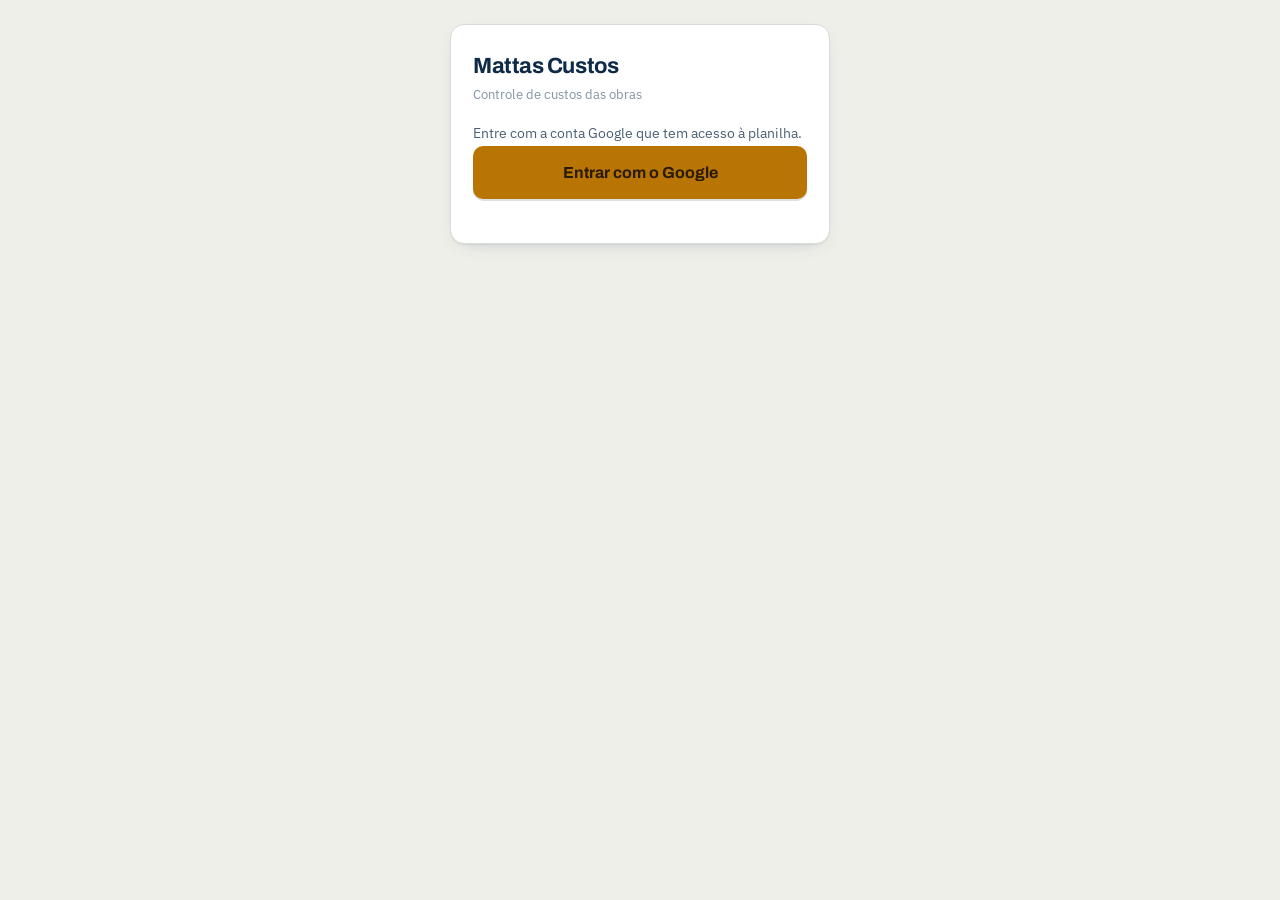
<file: index.html>
<!doctype html>
<html lang="pt-BR">
<head>
<meta charset="utf-8">
<meta name="viewport" content="width=device-width, initial-scale=1, viewport-fit=cover, maximum-scale=1">
<title>Mattas Custos</title>
<meta name="description" content="Controle de custos das obras da Mattas Construtora e Incorporadora.">
<meta name="theme-color" content="#0E2A47">
<link rel="manifest" href="manifest.json">
<link rel="apple-touch-icon" href="icone.png">
<link rel="preconnect" href="https://fonts.googleapis.com">
<link rel="preconnect" href="https://fonts.gstatic.com" crossorigin>
<link rel="stylesheet" href="https://fonts.googleapis.com/css2?family=Archivo:wght@500;600;700&family=IBM+Plex+Mono:wght@400;500;600&family=IBM+Plex+Sans:wght@400;500;600&display=swap">
<link rel="stylesheet" href="css/estilo.css">
</head>
<body>

<!-- ======================= ENTRADA ======================= -->
<div class="porta" id="porta">
  <div class="porta-cartao">
    <div class="porta-marca">
      <b>Mattas Custos</b>
      <span>Controle de custos das obras</span>
    </div>

    <div id="porta-corpo">
      <p class="porta-txt">Entre com a conta Google que tem acesso à planilha.</p>
      <button class="save" id="btn-entrar">Entrar com o Google</button>
    </div>

    <div id="porta-erro" class="porta-erro" hidden></div>
    <div class="porta-rodape" id="porta-rodape"></div>
  </div>
</div>

<!-- ======================= APLICATIVO ======================= -->
<div class="shell" id="app" hidden>
  <div class="phone">

    <div class="topbar">
      <div class="brand"><b>Mattas Custos</b><span id="brandctx"></span></div>
      <button class="netpill" id="netpill" title="Situação da sincronização">
        <i class="netdot"></i><span id="nettxt">sincronizado</span>
      </button>
    </div>

    <!-- ---------------- LANÇAR ---------------- -->
    <div class="view" id="v-lancar">
      <div class="edbanner" id="edbanner" hidden>
        <div class="edtxt"><b>Editando lançamento</b><span id="edquem"></span></div>
        <button type="button" class="edcancel" id="edcancel">Cancelar</button>
      </div>

      <div class="pad">
        <div class="seg" role="group" aria-label="Tipo de lançamento">
          <button type="button" data-tipo="despesa" aria-pressed="true">Despesa</button>
          <button type="button" data-tipo="receita" aria-pressed="false">Receita</button>
          <button type="button" data-tipo="acerto" aria-pressed="false">Acerto</button>
        </div>

        <div class="field">
          <div class="lbl"><span>Data</span><em id="datahint">hoje</em></div>
          <div class="chips">
            <button type="button" class="chip mini" data-dia="0" aria-pressed="true">Hoje</button>
            <button type="button" class="chip mini" data-dia="1" aria-pressed="false">Ontem</button>
            <button type="button" class="chip mini" data-dia="2" aria-pressed="false">Anteontem</button>
            <input type="date" class="inp" id="data" style="width:auto;padding:6px 10px;font-size:12.5px">
          </div>
        </div>

        <div class="amount">
          <span class="cur">Valor em reais</span>
          <input id="valor" inputmode="decimal" placeholder="0,00" autocomplete="off" aria-label="Valor em reais">
        </div>

        <div class="field" id="f-destinatario">
          <div class="lbl"><span id="lblDest">Destinatário</span><em id="destnovo" class="novo" hidden>cadastro novo</em></div>
          <input class="inp" id="destinatario" list="l-forn" placeholder="Buscar fornecedor ou digitar novo" autocomplete="off">
          <datalist id="l-forn"></datalist>
        </div>

        <div class="field" id="f-descricao">
          <div class="lbl"><span>Descrição</span></div>
          <input class="inp" id="descricao" list="l-desc" placeholder="O que foi comprado ou pago" autocomplete="off">
          <datalist id="l-desc"></datalist>
        </div>

        <div class="field cb" id="f-categoria">
          <div class="lbl"><span>Categoria</span><em id="cathint">digite para filtrar</em></div>
          <input class="inp" id="categoria" placeholder="Escolher categoria" autocomplete="off" role="combobox" aria-expanded="false" aria-controls="cblist">
          <div class="cb-list" id="cblist" hidden></div>
        </div>

        <div class="field" id="f-obra">
          <div class="lbl"><span>Obra</span></div>
          <div class="gchips" id="obras"></div>
        </div>

        <div class="field" id="f-pagante">
          <div class="lbl"><span id="lblPagante">Quem pagou</span></div>
          <div class="gchips" id="pagantes"></div>
        </div>

        <div class="field" id="f-recebedor" hidden>
          <div class="lbl"><span>Quem recebeu</span></div>
          <div class="gchips" id="recebedores"></div>
        </div>

        <div class="field" id="f-adm">
          <div class="toggle">
            <div class="t-txt">
              <b>Incide taxa de ADM</b>
              <span id="admhint">sugerido pela categoria — dá para mudar</span>
            </div>
            <button type="button" class="sw" id="adm" aria-pressed="true" aria-label="Incide taxa de ADM"></button>
          </div>
        </div>

        <div class="field" id="f-recorrente">
          <div class="toggle">
            <div class="t-txt">
              <b>Se repete todo mês</b>
              <span id="rechint">não se repete</span>
            </div>
            <button type="button" class="sw" id="recorrente" aria-pressed="false" aria-label="Se repete todo mês"></button>
          </div>
        </div>

        <div class="field" id="f-parcelado">
          <div class="toggle">
            <div class="t-txt">
              <b>Compra parcelada</b>
              <span id="parchint">à vista</span>
            </div>
            <button type="button" class="sw" id="parcelado" aria-pressed="false" aria-label="Compra parcelada"></button>
          </div>
          <div class="chips" id="f-nparc" hidden style="margin-top:8px; align-items:center">
            <span class="hintline" style="margin:0">Número de parcelas</span>
            <input class="inp" id="nparc" type="number" inputmode="numeric" min="2" max="60" value="2" style="width:80px;padding:6px 10px">
          </div>
        </div>

        <div class="field" id="f-nf">
          <div class="lbl"><span>Nota fiscal</span></div>
          <div class="gchips" id="nf">
            <button type="button" class="chip" data-nf="pendente" aria-pressed="true">Falta a nota</button>
            <button type="button" class="chip" data-nf="recebida" aria-pressed="false">Já tenho</button>
            <button type="button" class="chip" data-nf="nao_aplica" aria-pressed="false">Não vai ter</button>
          </div>
        </div>

        <div class="field">
          <div class="lbl"><span>Observação</span><em>opcional</em></div>
          <input class="inp" id="obs" placeholder="Ex.: feriado dia 01/05, foi pago um dia a mais" autocomplete="off">
        </div>
      </div>

      <div class="savebar">
        <button class="save" id="salvar" disabled>Salvar lançamento</button>
        <div class="hintline" id="hint">Preencha o valor para salvar</div>
      </div>
    </div>

    <!-- ---------------- TRANSAÇÕES ---------------- -->
    <div class="view" id="v-tx" hidden>
      <div class="txtop">
        <div class="txsearch">
          <input class="inp" id="busca" placeholder="Buscar destinatário ou descrição" autocomplete="off">
          <button class="btnf" id="btnfiltros" aria-expanded="false">Filtros<span class="cnt" id="fcnt" hidden>0</span></button>
        </div>
        <div class="chiprow"><div class="gchips" id="filtroObra"></div></div>
        <div class="fpanel" id="fpanel" hidden>
          <div class="fcell"><span class="fl">Mês</span><select class="inp sm" id="f-mes"></select></div>
          <div class="fcell"><span class="fl">Situação</span><select class="inp sm" id="f-sit"></select></div>
          <div class="fcell"><span class="fl">Nota fiscal</span><select class="inp sm" id="f-nfsel"></select></div>
          <div class="fcell"><span class="fl">Categoria</span><select class="inp sm" id="f-cat"></select></div>
          <div class="fcell"><span class="fl">Pagante</span><select class="inp sm" id="f-pag"></select></div>
          <div class="fcell"><span class="fl">Destinatário</span><select class="inp sm" id="f-dest"></select></div>
          <button class="limpar wide" id="limpar">Limpar todos os filtros</button>
        </div>
      </div>
      <div class="resumo" id="resumo"></div>
      <div class="tx" id="txlist"></div>
    </div>

    <!-- ---------------- PAINEL ---------------- -->
    <div class="view" id="v-painel" hidden>
      <div class="pad">
        <div class="kpis">
          <div class="kpi wide"><div class="k">Custo total</div><div class="v" id="k-custo">—</div></div>
          <div class="kpi"><div class="k" id="k-mes-l">Gasto do mês</div><div class="v" id="k-mes">—</div></div>
          <div class="kpi"><div class="k" id="k-ant-l">Mês anterior</div><div class="v" id="k-ant">—</div></div>
        </div>
        <div class="hintline" id="k-var" style="text-align:left; margin-top:-8px"></div>

        <div class="field">
          <h2 class="sechead">Custo por obra</h2>
          <div class="bars" id="barras"></div>
        </div>

        <div class="field">
          <h2 class="sechead">Balanço entre sócios</h2>
          <div class="bal" id="balanco"></div>
          <div class="hintline" id="balhint" style="text-align:left"></div>
        </div>

        <div class="field">
          <h2 class="sechead">Fechamento do mês</h2>
          <div class="acertos" id="acertos"></div>
          <div class="hintline" id="rec-aviso" style="text-align:left" hidden></div>
          <div class="hintline" id="parc-aviso" style="text-align:left" hidden></div>
          <button class="btn-sec btn-full" id="btn-recorrentes">Preencher recorrentes</button>
          <button class="btn-sec btn-full" id="btn-parcelas">Lançar parcelas do mês</button>
          <button class="btn-sec btn-full" id="btn-relatorio">Gerar relatório para os sócios</button>
        </div>
      </div>
    </div>

    <!-- ---------------- CADASTROS ---------------- -->
    <div class="view" id="v-cad" hidden>
      <div class="pad">
        <div class="cad">
          <div class="cadhead"><b>Destinatários</b><span id="n-forn">0</span></div>
          <div class="cadlist" id="lista-forn"></div>
          <div class="cadadd">
            <input class="inp" id="novo-forn" placeholder="Nome do fornecedor" autocomplete="off">
            <button class="mais" id="add-forn" aria-label="Adicionar destinatário">+</button>
          </div>
        </div>

        <div class="cad">
          <div class="cadhead"><b>Categorias</b><span id="n-cat">0</span></div>
          <div class="cadlist" id="lista-cat"></div>
          <div class="cadadd">
            <input class="inp" id="novo-cat" placeholder="Nome da categoria" autocomplete="off">
            <button class="mais" id="add-cat" aria-label="Adicionar categoria">+</button>
          </div>
        </div>

        <div class="cad">
          <div class="cadhead"><b>Obras</b><span id="n-obra">0</span></div>
          <div class="cadlist" id="lista-obra"></div>
          <div class="cadadd">
            <input class="inp" id="novo-obra" placeholder="Nome da obra" autocomplete="off">
            <button class="mais" id="add-obra" aria-label="Adicionar obra">+</button>
          </div>
        </div>

        <div class="cad">
          <div class="cadhead"><b>Sócios</b><span id="n-soc">0</span></div>
          <div class="cadlist" id="lista-soc"></div>
          <div class="cadadd">
            <input class="inp" id="novo-soc" placeholder="Nome do sócio" autocomplete="off">
            <button class="mais" id="add-soc" aria-label="Adicionar sócio">+</button>
          </div>
        </div>

        <div class="cad">
          <div class="cadhead"><b>Este aparelho</b><span id="quem"></span></div>
          <div class="cadlist">
            <div class="caditem"><span id="info-lido">—</span></div>
            <div class="caditem"><span id="info-fila">—</span></div>
          </div>
          <div class="cadadd" style="gap:7px">
            <button class="btn-sec" id="btn-planilha">Abrir a planilha</button>
            <button class="btn-sec" id="btn-sair">Sair</button>
          </div>
        </div>
      </div>
    </div>

    <div class="toast" id="toast"></div>
    <div class="scrim" id="scrim"></div>
    <div class="sheet" id="sheet" role="dialog" aria-modal="true" aria-label="Detalhe"></div>

    <div class="tabbar" role="tablist">
      <button class="tab" role="tab" aria-selected="true" data-view="lancar">
        <svg viewBox="0 0 24 24"><path d="M12 5v14M5 12h14"/></svg>Lançar
      </button>
      <button class="tab" role="tab" aria-selected="false" data-view="tx">
        <svg viewBox="0 0 24 24"><path d="M4 6h16M4 12h16M4 18h10"/></svg>Transações
      </button>
      <button class="tab" role="tab" aria-selected="false" data-view="painel">
        <svg viewBox="0 0 24 24"><path d="M4 19V10M10 19V5M16 19v-6M22 19H2"/></svg>Painel
      </button>
      <button class="tab" role="tab" aria-selected="false" data-view="cad">
        <svg viewBox="0 0 24 24"><circle cx="12" cy="12" r="9"/><path d="M12 8v8M8 12h8"/></svg>Cadastros
      </button>
    </div>
  </div>
</div>

<script src="config.js"></script>
<script src="js/calculo.js"></script>
<script src="js/dados.js"></script>
<script src="js/app.js"></script>
</body>
</html>
</file>
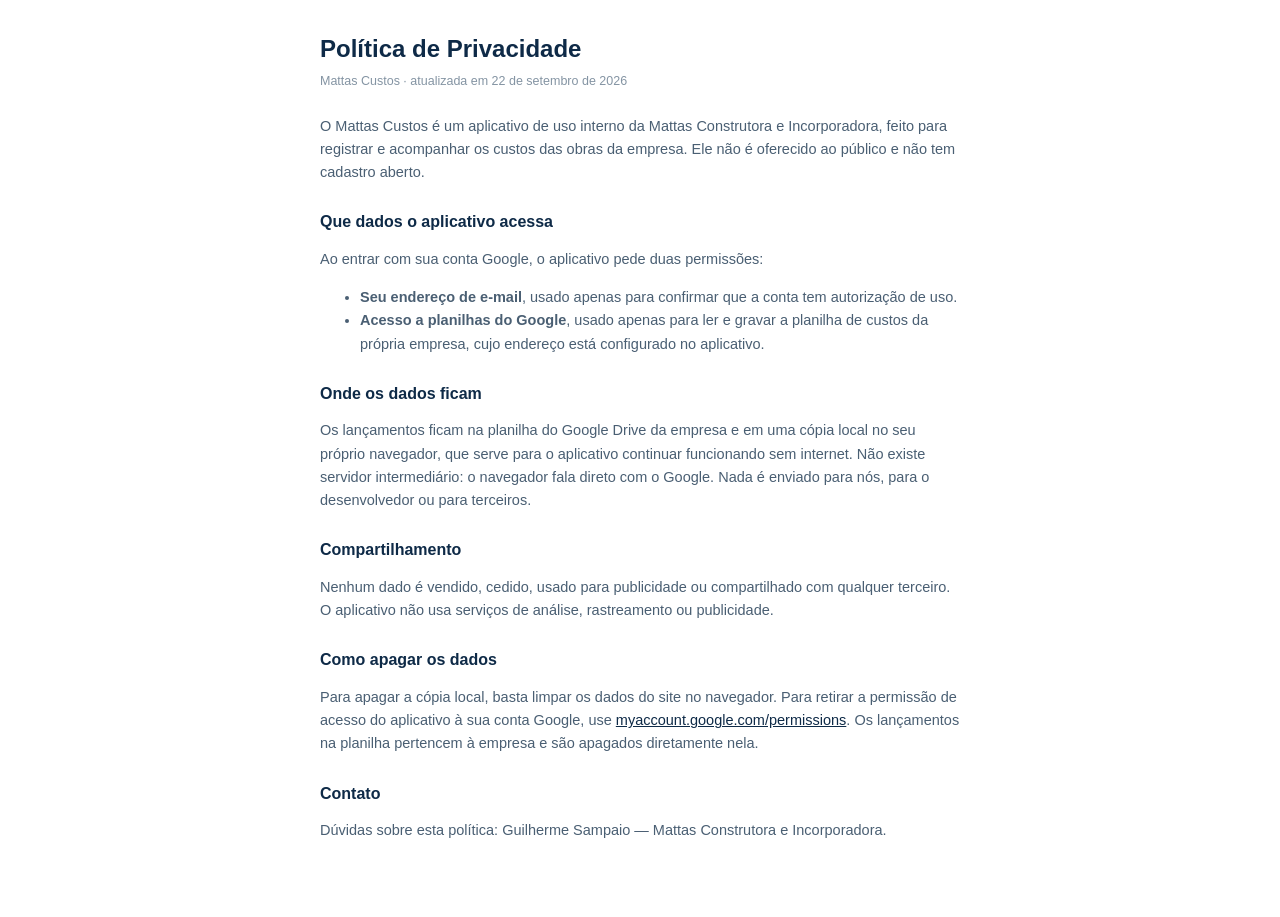
<file: privacidade.html>
<!doctype html>
<html lang="pt-BR" data-theme="light">
<meta charset="utf-8">
<meta name="viewport" content="width=device-width, initial-scale=1">
<title>Mattas Custos — Política de Privacidade</title>
<link rel="stylesheet" href="css/estilo.css">
<style>
  body{max-width:680px;margin:0 auto;padding:32px 20px 60px;background:#fff;
       height:auto;min-height:0;overflow:visible}
  h1{font-family:Archivo,sans-serif;font-size:24px;margin:0 0 4px}
  h2{font-family:Archivo,sans-serif;font-size:16px;margin:26px 0 8px}
  p,li{font-size:14.5px;line-height:1.6;color:var(--ink-2)}
  .data{color:var(--ink-3);font-size:12.5px;margin:0 0 24px}
  a{color:var(--ink)}
</style>

<h1>Política de Privacidade</h1>
<p class="data">Mattas Custos · atualizada em 22 de setembro de 2026</p>

<p>O Mattas Custos é um aplicativo de uso interno da Mattas Construtora e
Incorporadora, feito para registrar e acompanhar os custos das obras da empresa.
Ele não é oferecido ao público e não tem cadastro aberto.</p>

<h2>Que dados o aplicativo acessa</h2>
<p>Ao entrar com sua conta Google, o aplicativo pede duas permissões:</p>
<ul>
  <li><b>Seu endereço de e-mail</b>, usado apenas para confirmar que a conta tem
      autorização de uso.</li>
  <li><b>Acesso a planilhas do Google</b>, usado apenas para ler e gravar a
      planilha de custos da própria empresa, cujo endereço está configurado no
      aplicativo.</li>
</ul>

<h2>Onde os dados ficam</h2>
<p>Os lançamentos ficam na planilha do Google Drive da empresa e em uma cópia
local no seu próprio navegador, que serve para o aplicativo continuar
funcionando sem internet. Não existe servidor intermediário: o navegador fala
direto com o Google. Nada é enviado para nós, para o desenvolvedor ou para
terceiros.</p>

<h2>Compartilhamento</h2>
<p>Nenhum dado é vendido, cedido, usado para publicidade ou compartilhado com
qualquer terceiro. O aplicativo não usa serviços de análise, rastreamento ou
publicidade.</p>

<h2>Como apagar os dados</h2>
<p>Para apagar a cópia local, basta limpar os dados do site no navegador. Para
retirar a permissão de acesso do aplicativo à sua conta Google, use
<a href="https://myaccount.google.com/permissions">myaccount.google.com/permissions</a>.
Os lançamentos na planilha pertencem à empresa e são apagados diretamente nela.</p>

<h2>Contato</h2>
<p>Dúvidas sobre esta política: Guilherme Sampaio — Mattas Construtora e
Incorporadora.</p>
</file>
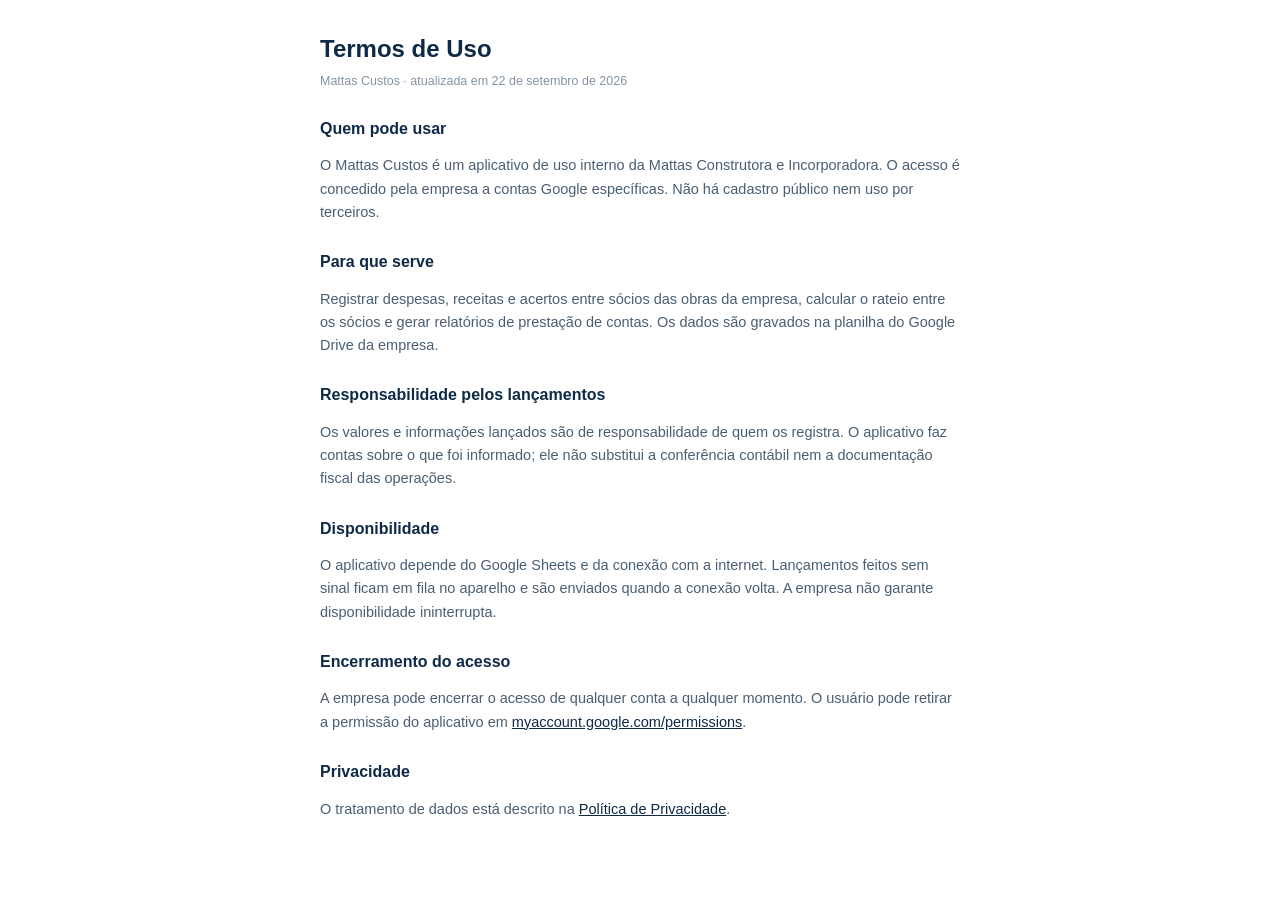
<file: termos.html>
<!doctype html>
<html lang="pt-BR" data-theme="light">
<meta charset="utf-8">
<meta name="viewport" content="width=device-width, initial-scale=1">
<title>Mattas Custos — Termos de Uso</title>
<link rel="stylesheet" href="css/estilo.css">
<style>
  body{max-width:680px;margin:0 auto;padding:32px 20px 60px;background:#fff;
       height:auto;min-height:0;overflow:visible}
  h1{font-family:Archivo,sans-serif;font-size:24px;margin:0 0 4px}
  h2{font-family:Archivo,sans-serif;font-size:16px;margin:26px 0 8px}
  p,li{font-size:14.5px;line-height:1.6;color:var(--ink-2)}
  .data{color:var(--ink-3);font-size:12.5px;margin:0 0 24px}
  a{color:var(--ink)}
</style>

<h1>Termos de Uso</h1>
<p class="data">Mattas Custos · atualizada em 22 de setembro de 2026</p>

<h2>Quem pode usar</h2>
<p>O Mattas Custos é um aplicativo de uso interno da Mattas Construtora e
Incorporadora. O acesso é concedido pela empresa a contas Google específicas.
Não há cadastro público nem uso por terceiros.</p>

<h2>Para que serve</h2>
<p>Registrar despesas, receitas e acertos entre sócios das obras da empresa,
calcular o rateio entre os sócios e gerar relatórios de prestação de contas. Os
dados são gravados na planilha do Google Drive da empresa.</p>

<h2>Responsabilidade pelos lançamentos</h2>
<p>Os valores e informações lançados são de responsabilidade de quem os
registra. O aplicativo faz contas sobre o que foi informado; ele não substitui
a conferência contábil nem a documentação fiscal das operações.</p>

<h2>Disponibilidade</h2>
<p>O aplicativo depende do Google Sheets e da conexão com a internet. Lançamentos
feitos sem sinal ficam em fila no aparelho e são enviados quando a conexão
volta. A empresa não garante disponibilidade ininterrupta.</p>

<h2>Encerramento do acesso</h2>
<p>A empresa pode encerrar o acesso de qualquer conta a qualquer momento. O
usuário pode retirar a permissão do aplicativo em
<a href="https://myaccount.google.com/permissions">myaccount.google.com/permissions</a>.</p>

<h2>Privacidade</h2>
<p>O tratamento de dados está descrito na
<a href="privacidade.html">Política de Privacidade</a>.</p>
</file>
<file: css/estilo.css>
﻿/* estilo.css - visual do Mattas Custos.
   Cores, tipografia e componentes. Herdado do prototipo aprovado. */

  :root{
    --ground:#EFEFEA;
    --surface:#FFFFFF;
    --surface-2:#F6F6F1;
    --ink:#0E2A47;
    --ink-2:#4A5F73;
    --ink-3:#8494A3;
    --line:#D8DCD6;
    --line-strong:#B9C1BC;
    --accent:#B87503;
    --accent-ink:#2A1B00;
    --accent-soft:#F7E9C8;
    --good:#1F6F4A;
    --good-soft:#DCEDE2;
    --warn:#9A4B06;
    --warn-soft:#F7E2CF;
    --crit:#A32018;
    --crit-soft:#F6DCDA;
    --shadow:0 1px 0 rgba(14,42,71,.06), 0 6px 20px -12px rgba(14,42,71,.35);
    --r:10px;
    color-scheme:light;
  }
  @media (prefers-color-scheme: dark){
    :root:not([data-theme="light"]){
      --ground:#0D1319; --surface:#151D25; --surface-2:#1B242D;
      --ink:#E6EDF3; --ink-2:#A8BAC9; --ink-3:#6F8496;
      --line:#26323D; --line-strong:#38495a;
      --accent:#E8AE33; --accent-ink:#2A1B00; --accent-soft:#3A2E12;
      --good:#5FCF97; --good-soft:#15301F;
      --warn:#E9A063; --warn-soft:#3A2311;
      --crit:#F08279; --crit-soft:#3B1613;
      --shadow:0 1px 0 rgba(0,0,0,.4), 0 10px 26px -14px rgba(0,0,0,.9);
      color-scheme:dark;
    }
  }
  :root[data-theme="dark"]{
    --ground:#0D1319; --surface:#151D25; --surface-2:#1B242D;
    --ink:#E6EDF3; --ink-2:#A8BAC9; --ink-3:#6F8496;
    --line:#26323D; --line-strong:#38495a;
    --accent:#E8AE33; --accent-ink:#2A1B00; --accent-soft:#3A2E12;
    --good:#5FCF97; --good-soft:#15301F;
    --warn:#E9A063; --warn-soft:#3A2311;
    --crit:#F08279; --crit-soft:#3B1613;
    --shadow:0 1px 0 rgba(0,0,0,.4), 0 10px 26px -14px rgba(0,0,0,.9);
    color-scheme:dark;
  }

  html,body{height:100%}
  body{
    margin:0; background:var(--ground); color:var(--ink);
    font-family:"IBM Plex Sans",-apple-system,BlinkMacSystemFont,"Segoe UI",sans-serif;
    font-size:15px; line-height:1.45; -webkit-font-smoothing:antialiased;
  }
  *{box-sizing:border-box}
  button{font:inherit;color:inherit}
  input,select,textarea{font:inherit;color:inherit}

  .shell{display:grid; grid-template-columns:1fr; gap:28px; max-width:1180px; margin:0 auto}
  @media (min-width:900px){
    .shell{grid-template-columns:392px 1fr; gap:40px; padding-block:40px; padding-inline:24px; align-items:start}
  }

  .phone{background:var(--surface); display:flex; flex-direction:column; height:100%; min-height:100%; overflow:hidden; position:relative}
  @media (min-width:900px){
    .phone{height:860px; min-height:0; border-radius:26px; border:1px solid var(--line-strong); box-shadow:var(--shadow); position:sticky; top:40px}
  }

  .topbar{
    display:flex; align-items:center; justify-content:space-between; gap:10px;
    padding:12px 16px; padding-top:calc(12px + env(safe-area-inset-top,0px));
    border-bottom:1px solid var(--line); background:var(--surface); position:sticky; top:0; z-index:5;
  }
  @media (min-width:900px){ .topbar{padding-top:12px; position:static} }
  .brand{display:flex; align-items:baseline; gap:8px; min-width:0}
  .brand b{font-family:Archivo,sans-serif; font-weight:700; font-size:15px; letter-spacing:-.01em}
  .brand span{font-size:11px; color:var(--ink-3); text-transform:uppercase; letter-spacing:.08em; font-weight:500; white-space:nowrap; overflow:hidden; text-overflow:ellipsis}
  .netpill{display:inline-flex; align-items:center; gap:6px; font-size:11px; font-weight:600; padding:4px 9px; border-radius:99px; background:var(--good-soft); color:var(--good); white-space:nowrap}
  .netpill.off{background:var(--warn-soft); color:var(--warn)}
  .netdot{width:6px;height:6px;border-radius:99px;background:currentColor}

  .view{flex:1; overflow-y:auto; -webkit-overflow-scrolling:touch}
  .pad{padding:16px; display:flex; flex-direction:column; gap:18px}

  .field{display:flex; flex-direction:column; gap:7px; position:relative}
  .lbl{font-size:10.5px; font-weight:600; letter-spacing:.11em; text-transform:uppercase; color:var(--ink-3); display:flex; align-items:center; justify-content:space-between; gap:8px}
  .lbl em{font-style:normal; text-transform:none; letter-spacing:0; font-size:11px; color:var(--ink-3); font-weight:400}
  .lbl em.novo{color:var(--warn); font-weight:600}

  .amount{background:var(--surface-2); border:1px solid var(--line); border-radius:var(--r); padding:14px 16px 12px; display:flex; flex-direction:column; gap:2px}
  .amount:focus-within{border-color:var(--accent); box-shadow:0 0 0 3px var(--accent-soft)}
  .amount .cur{font-size:11px; font-weight:600; letter-spacing:.11em; text-transform:uppercase; color:var(--ink-3)}
  .amount input{border:0; background:transparent; width:100%; padding:0; outline:none; font-family:"IBM Plex Mono",ui-monospace,monospace; font-weight:600; font-size:34px; letter-spacing:-.02em; font-variant-numeric:tabular-nums}
  .amount input::placeholder{color:var(--ink-3); opacity:.55}

  .chips{display:flex; flex-wrap:wrap; gap:7px}
  .chip{border:1px solid var(--line); background:var(--surface); border-radius:99px; padding:8px 13px; font-size:13.5px; font-weight:500; cursor:pointer; line-height:1.2; transition:background .12s, border-color .12s, color .12s}
  .chip:hover{border-color:var(--line-strong)}
  .chip[aria-pressed="true"]{background:var(--ink); border-color:var(--ink); color:var(--ground); font-weight:600}
  .chip.mini{padding:6px 11px; font-size:12.5px}

  /* grade de escolha: caixas do mesmo tamanho, quebra em linhas, sem rolagem lateral */
  .gchips{display:grid; grid-template-columns:repeat(3,1fr); gap:6px}
  .gchips .chip{
    border-radius:8px; padding:9px 6px; font-size:13px; text-align:center;
    display:flex; align-items:center; justify-content:center; min-height:40px;
    overflow-wrap:anywhere; hyphens:auto; line-height:1.15;
  }
  .gchips.g2{grid-template-columns:repeat(2,1fr)}

  .seg{display:grid; grid-template-columns:repeat(3,1fr); gap:4px; background:var(--surface-2); border:1px solid var(--line); border-radius:var(--r); padding:4px}
  .seg button{border:0; background:transparent; border-radius:7px; padding:9px 4px; cursor:pointer; font-size:13.5px; font-weight:600; color:var(--ink-2)}
  .seg button[aria-pressed="true"]{background:var(--surface); color:var(--ink); box-shadow:0 1px 3px rgba(14,42,71,.12)}

  .inp, select.inp{width:100%; background:var(--surface); border:1px solid var(--line); border-radius:var(--r); padding:11px 12px; outline:none; font-size:15px}
  .inp:focus, select.inp:focus{border-color:var(--accent); box-shadow:0 0 0 3px var(--accent-soft)}
  .inp.erro{border-color:var(--crit); box-shadow:0 0 0 3px var(--crit-soft)}
  select.inp{appearance:none; background-image:linear-gradient(45deg,transparent 50%,var(--ink-3) 50%),linear-gradient(135deg,var(--ink-3) 50%,transparent 50%); background-position:calc(100% - 17px) 20px,calc(100% - 12px) 20px; background-size:5px 5px,5px 5px; background-repeat:no-repeat; padding-right:34px}
  select.inp.sm{padding:8px 10px; font-size:13px; background-position:calc(100% - 15px) 17px,calc(100% - 10px) 17px}

  /* combobox */
  .cb{position:relative}
  .cb-list{
    position:absolute; left:0; right:0; top:calc(100% + 5px); z-index:30;
    background:var(--surface); border:1px solid var(--line-strong); border-radius:var(--r);
    box-shadow:0 12px 28px -14px rgba(14,42,71,.5); max-height:232px; overflow-y:auto; padding:4px;
  }
  .cb-opt{padding:10px 11px; border-radius:7px; cursor:pointer; font-size:14px; line-height:1.3}
  .cb-opt.on{background:var(--surface-2)}
  .cb-opt b{font-weight:600; color:var(--accent-ink); background:var(--accent-soft); border-radius:3px; padding:0 1px}
  :root[data-theme="dark"] .cb-opt b{color:var(--accent); background:transparent; padding:0}
  @media (prefers-color-scheme:dark){ :root:not([data-theme="light"]) .cb-opt b{color:var(--accent); background:transparent; padding:0} }
  .cb-vazio{padding:10px 11px; font-size:13px; color:var(--ink-3)}

  .toggle{display:flex; align-items:center; justify-content:space-between; gap:12px; background:var(--surface-2); border:1px solid var(--line); border-radius:var(--r); padding:11px 13px}
  .toggle .t-txt{display:flex; flex-direction:column; gap:1px; min-width:0}
  .toggle .t-txt b{font-size:14px; font-weight:600}
  .toggle .t-txt span{font-size:11.5px; color:var(--ink-3); line-height:1.35}
  .sw{position:relative; width:46px; height:27px; border-radius:99px; border:1px solid var(--line-strong); background:var(--surface); cursor:pointer; flex:none; transition:background .15s, border-color .15s}
  .sw::after{content:""; position:absolute; top:2px; left:2px; width:21px; height:21px; border-radius:99px; background:var(--ink-3); transition:transform .15s, background .15s}
  .sw[aria-pressed="true"]{background:var(--ink); border-color:var(--ink)}
  .sw[aria-pressed="true"]::after{transform:translateX(19px); background:var(--ground)}

  .edbanner{
    display:flex; align-items:center; justify-content:space-between; gap:12px;
    background:var(--accent-soft); border-bottom:1px solid var(--accent);
    padding:10px 16px; position:sticky; top:0; z-index:6;
  }
  .edtxt{display:flex; flex-direction:column; min-width:0}
  .edtxt b{font-size:12.5px; color:var(--accent-ink); font-weight:700}
  .edtxt span{font-size:11.5px; color:var(--accent-ink); opacity:.75; overflow:hidden; text-overflow:ellipsis; white-space:nowrap}
  :root[data-theme="dark"] .edtxt b, :root[data-theme="dark"] .edtxt span{color:var(--ink)}
  @media (prefers-color-scheme:dark){ :root:not([data-theme="light"]) .edtxt b, :root:not([data-theme="light"]) .edtxt span{color:var(--ink)} }
  .edcancel{border:1px solid var(--accent); background:transparent; color:var(--accent-ink); border-radius:7px; padding:6px 12px; font-size:12.5px; font-weight:600; cursor:pointer; white-space:nowrap}
  :root[data-theme="dark"] .edcancel{color:var(--ink)}
  @media (prefers-color-scheme:dark){ :root:not([data-theme="light"]) .edcancel{color:var(--ink)} }

  .savebar{position:sticky; bottom:0; background:linear-gradient(to top, var(--surface) 62%, transparent); padding:14px 16px 16px; display:flex; flex-direction:column; gap:8px}
  .save{width:100%; border:0; border-radius:var(--r); background:var(--accent); color:var(--accent-ink); font-family:Archivo,sans-serif; font-weight:700; font-size:16px; padding:15px; cursor:pointer; box-shadow:0 2px 0 rgba(14,42,71,.14)}
  .save:disabled{background:var(--line); color:var(--ink-3); box-shadow:none; cursor:not-allowed}
  .hintline{font-size:11.5px; color:var(--ink-3); text-align:center; min-height:16px}

  .tabbar{display:grid; grid-template-columns:repeat(4,1fr); border-top:1px solid var(--line); background:var(--surface); padding-bottom:env(safe-area-inset-bottom,0px)}
  .tab{border:0; background:transparent; padding:10px 2px 11px; cursor:pointer; display:flex; flex-direction:column; align-items:center; gap:4px; color:var(--ink-3); font-size:10.5px; font-weight:600; border-top:2px solid transparent; margin-top:-1px}
  .tab[aria-selected="true"]{color:var(--ink); border-top-color:var(--accent)}
  .tab svg{width:19px;height:19px;stroke:currentColor;fill:none;stroke-width:1.7;stroke-linecap:round;stroke-linejoin:round}

  /* transações */
  .txtop{background:var(--surface); border-bottom:1px solid var(--line); position:sticky; top:0; z-index:4}
  .txsearch{display:flex; gap:8px; padding:12px 16px 0}
  .btnf{border:1px solid var(--line); background:var(--surface); border-radius:var(--r); padding:0 13px; font-size:13px; font-weight:600; cursor:pointer; white-space:nowrap; display:flex; align-items:center; gap:6px}
  .btnf[aria-expanded="true"]{background:var(--ink); border-color:var(--ink); color:var(--ground)}
  .btnf .cnt{background:var(--accent); color:var(--accent-ink); border-radius:99px; font-size:10.5px; padding:1px 6px; font-weight:700}
  .chiprow{padding:12px 16px}
  .fpanel{padding:0 16px 12px; display:grid; grid-template-columns:1fr 1fr; gap:8px}
  .fpanel .fcell{display:flex; flex-direction:column; gap:4px}
  .fpanel .fcell .fl{font-size:10px; font-weight:600; letter-spacing:.1em; text-transform:uppercase; color:var(--ink-3)}
  .fpanel .wide{grid-column:1/-1}
  .limpar{border:0; background:transparent; color:var(--warn); font-size:12.5px; font-weight:600; cursor:pointer; padding:4px; text-align:left}

  .txday{font-family:"IBM Plex Mono",monospace; font-size:10.5px; font-weight:600; letter-spacing:.08em; color:var(--ink-3); text-transform:uppercase; padding:14px 16px 6px; background:var(--ground); border-bottom:1px solid var(--line)}
  .txrow{display:grid; grid-template-columns:1fr auto; gap:4px 12px; padding:12px 16px; border-bottom:1px solid var(--line); cursor:pointer; width:100%; text-align:left; background:transparent; border-left:0; border-right:0; border-top:0}
  .txrow:hover{background:var(--surface-2)}
  .txrow .who{font-weight:600; font-size:14.5px; overflow:hidden; text-overflow:ellipsis; white-space:nowrap}
  .txrow .val{font-family:"IBM Plex Mono",monospace; font-weight:600; font-size:14.5px; font-variant-numeric:tabular-nums; text-align:right; white-space:nowrap}
  .txrow .val.in{color:var(--good)}
  .txrow .meta{grid-column:1/2; font-size:12px; color:var(--ink-3); overflow:hidden; text-overflow:ellipsis; white-space:nowrap}
  .txrow .tags{grid-column:2/3; display:flex; gap:5px; justify-content:flex-end; align-items:center}
  .tag{font-size:10px; font-weight:600; padding:2px 6px; border-radius:4px; background:var(--surface-2); color:var(--ink-3); white-space:nowrap}
  .tag.nf{background:var(--warn-soft); color:var(--warn)}
  .tag.adm{background:var(--accent-soft); color:var(--warn)}
  .tag.ok{background:var(--good-soft); color:var(--good)}
  .tag.sem{background:var(--crit-soft); color:var(--crit)}
  .txrow .val.sem{font-family:"IBM Plex Sans",sans-serif; font-size:13px; font-weight:600; color:var(--crit)}
  .resumo{padding:10px 16px; font-size:12px; color:var(--ink-3); border-bottom:1px solid var(--line); display:flex; justify-content:space-between; gap:12px; background:var(--surface)}
  .resumo b{font-family:"IBM Plex Mono",monospace; color:var(--ink); font-variant-numeric:tabular-nums}

  /* painel */
  .kpis{display:grid; grid-template-columns:1fr 1fr; gap:10px}
  .kpi{background:var(--surface-2); border:1px solid var(--line); border-radius:var(--r); padding:12px 13px}
  .kpi.wide{grid-column:1/-1; background:var(--ink); border-color:var(--ink); color:var(--ground)}
  .kpi.wide .k{color:var(--ground); opacity:.7}
  .kpi.wide .v{font-size:25px}
  .kpi .k{font-size:10.5px; font-weight:600; letter-spacing:.09em; text-transform:uppercase; color:var(--ink-3)}
  .kpi .v{font-family:"IBM Plex Mono",monospace; font-weight:600; font-size:19px; margin-top:4px; font-variant-numeric:tabular-nums; letter-spacing:-.02em}
  .bars{display:flex; flex-direction:column; gap:11px}
  .bar .bl{display:flex; justify-content:space-between; gap:10px; font-size:13px; margin-bottom:5px}
  .bar .bl b{font-weight:600}
  .bar .bl span{font-family:"IBM Plex Mono",monospace; font-variant-numeric:tabular-nums; color:var(--ink-2); font-size:12.5px}
  .track{height:7px; border-radius:99px; background:var(--surface-2); overflow:hidden}
  .fill{height:100%; border-radius:99px; background:var(--ink)}
  .fill.neg{background:var(--good)}
  .bal{display:flex; flex-direction:column; border:1px solid var(--line); border-radius:var(--r); overflow:hidden}
  .balrow{display:flex; align-items:center; justify-content:space-between; gap:12px; padding:12px 13px; border-bottom:1px solid var(--line); background:var(--surface)}
  .balrow:last-child{border-bottom:0}
  .balrow .n{font-weight:600; font-size:14px}
  .balrow .s{font-family:"IBM Plex Mono",monospace; font-weight:600; font-size:14px; font-variant-numeric:tabular-nums; text-align:right}
  .balrow .s small{display:block; font-family:"IBM Plex Sans",sans-serif; font-size:10.5px; font-weight:600; letter-spacing:.06em; text-transform:uppercase}
  .s.deve{color:var(--crit)} .s.recebe{color:var(--good)}
  .sechead{font-family:Archivo,sans-serif; font-size:13px; font-weight:700; margin:0}

  /* cadastros */
  .cad{border:1px solid var(--line); border-radius:var(--r); overflow:hidden}
  .cadhead{display:flex; align-items:center; justify-content:space-between; gap:10px; padding:11px 13px; background:var(--surface-2); border-bottom:1px solid var(--line)}
  .cadhead b{font-family:Archivo,sans-serif; font-size:13px}
  .cadhead span{font-size:11px; color:var(--ink-3); font-weight:600}
  .cadlist{max-height:190px; overflow-y:auto}
  .caditem{display:flex; align-items:center; justify-content:space-between; gap:10px; padding:9px 13px; border-bottom:1px solid var(--line); font-size:13.5px}
  .caditem:last-child{border-bottom:0}
  .cadadd{display:flex; gap:7px; padding:10px 13px; border-top:1px solid var(--line); background:var(--surface)}
  .cadadd .inp{padding:9px 11px; font-size:14px}
  .mais{border:1px solid var(--ink); background:var(--ink); color:var(--ground); border-radius:var(--r); padding:0 14px; font-weight:700; cursor:pointer; font-size:18px; line-height:1}
  button.caditem{width:100%; text-align:left; background:transparent; border-left:0; border-right:0; border-top:0; cursor:pointer; font:inherit}
  button.caditem:hover{background:var(--surface-2)}
  .seta{color:var(--ink-3); font-size:16px; line-height:1}

  /* configuração de sócios da obra */
  .cfg{display:grid; grid-template-columns:1fr 62px 108px 62px; gap:6px; align-items:center; margin-bottom:7px}
  .cfg .ch{font-size:9.5px; font-weight:600; letter-spacing:.07em; text-transform:uppercase; color:var(--ink-3); text-align:center; line-height:1.2}
  .cfg .ch:first-child{text-align:left}
  .cfg .nm{font-size:13.5px; font-weight:600; overflow:hidden; text-overflow:ellipsis}
  .cfg input, .cfg select{width:100%; background:var(--surface); border:1px solid var(--line); border-radius:7px; padding:7px 6px; font-size:13px; text-align:center; outline:none; font-family:"IBM Plex Mono",monospace}
  .cfg select{font-family:"IBM Plex Sans",sans-serif; text-align:left; padding-left:8px}
  .cfg input:focus, .cfg select:focus{border-color:var(--accent)}
  .cfg input:disabled{background:var(--surface-2); color:var(--ink-3)}
  .aviso{background:var(--accent-soft); border:1px solid var(--accent); border-radius:var(--r); padding:10px 12px; font-size:12.5px; color:var(--accent-ink); line-height:1.4; margin-bottom:14px}
  :root[data-theme="dark"] .aviso{color:var(--ink)}
  @media (prefers-color-scheme:dark){ :root:not([data-theme="light"]) .aviso{color:var(--ink)} }
  .somas{display:flex; gap:12px; font-size:11.5px; margin:10px 0 2px; flex-wrap:wrap}
  .somas span{font-weight:600}
  .somas .ok{color:var(--good)}
  .somas .bad{color:var(--crit)}

  /* sheet */
  .scrim{position:absolute; inset:0; background:rgba(8,18,28,.42); z-index:40; opacity:0; pointer-events:none; transition:opacity .18s}
  .scrim.on{opacity:1; pointer-events:auto}
  .sheet{
    position:absolute; left:0; right:0; bottom:0; z-index:41; background:var(--surface);
    border-radius:16px 16px 0 0; border-top:1px solid var(--line-strong);
    transform:translateY(102%); transition:transform .22s cubic-bezier(.2,.8,.3,1);
    max-height:86%; overflow-y:auto; padding:8px 16px calc(18px + env(safe-area-inset-bottom,0px));
    box-shadow:0 -14px 40px -20px rgba(0,0,0,.6);
  }
  .sheet.on{transform:translateY(0)}
  .grab{width:38px; height:4px; border-radius:99px; background:var(--line-strong); margin:6px auto 12px}
  .sh-top{display:flex; align-items:flex-start; justify-content:space-between; gap:12px; margin-bottom:4px}
  .sh-top h3{font-family:Archivo,sans-serif; font-size:17px; margin:0; letter-spacing:-.01em}
  .sh-top .v{font-family:"IBM Plex Mono",monospace; font-weight:600; font-size:17px; font-variant-numeric:tabular-nums; white-space:nowrap}
  .sh-sub{font-size:12.5px; color:var(--ink-3); margin:0 0 14px}
  .sh-grid{display:grid; grid-template-columns:auto 1fr; gap:6px 14px; font-size:13.5px; margin-bottom:16px}
  .sh-grid dt{color:var(--ink-3); font-size:12px; padding-top:1px}
  .sh-grid dd{margin:0; font-weight:500}
  .edit2{display:grid; grid-template-columns:1fr 140px; gap:8px; margin-bottom:10px}
  .edit2 .ecell{display:flex; flex-direction:column; gap:4px; min-width:0}
  .edit2 .fl{font-size:10px; font-weight:600; letter-spacing:.1em; text-transform:uppercase; color:var(--ink-3)}
  .edit2 .inp{font-family:"IBM Plex Mono",monospace; font-variant-numeric:tabular-nums}
  .edit2 input[type="date"]{font-family:"IBM Plex Sans",sans-serif; font-size:13.5px}
  .btn-aplicar{width:100%; border:0; border-radius:var(--r); background:var(--accent); color:var(--accent-ink); font-family:Archivo,sans-serif; font-weight:700; font-size:15px; padding:13px; cursor:pointer}
  .btn-aplicar:disabled{background:var(--surface-2); color:var(--ink-3); cursor:not-allowed}
  .sh-acoes{display:flex; gap:8px; margin-top:6px}
  .btn-sec{flex:1; border:1px solid var(--line); background:var(--surface); border-radius:var(--r); padding:12px; font-weight:600; cursor:pointer; font-size:14px}
  .btn-del{border-color:var(--crit-soft); color:var(--crit)}
  .btn-full{width:100%; margin-top:8px}
  .btn-del.armado{background:var(--crit); border-color:var(--crit); color:#fff}

  .toast{position:absolute; left:16px; right:16px; bottom:76px; z-index:50; background:var(--ink); color:var(--ground); border-radius:var(--r); padding:12px 14px; display:flex; align-items:center; gap:10px; font-size:13.5px; font-weight:500; box-shadow:0 10px 30px -12px rgba(0,0,0,.6); transform:translateY(12px); opacity:0; transition:opacity .18s, transform .18s; pointer-events:none}
  .toast.on{opacity:1; transform:translateY(0)}
  .toast b{font-family:"IBM Plex Mono",monospace; font-weight:600; margin-left:auto}

  .notes{display:none}
  @media (min-width:900px){ .notes{display:flex; flex-direction:column; gap:16px; padding-bottom:40px} }
  .notes h1{font-family:Archivo,sans-serif; font-size:24px; font-weight:700; letter-spacing:-.02em; margin:0 0 4px; text-wrap:balance}
  .notes .sub{color:var(--ink-2); font-size:14.5px; margin:0 0 6px; max-width:62ch}
  .note{background:var(--surface); border:1px solid var(--line); border-left:3px solid var(--accent); border-radius:0 var(--r) var(--r) 0; padding:13px 15px}
  .note h3{font-family:Archivo,sans-serif; font-size:13.5px; font-weight:700; margin:0 0 5px}
  .note p{margin:0; font-size:13.5px; color:var(--ink-2); line-height:1.5; max-width:64ch}
  .note p + p{margin-top:7px}
  .note code{font-family:"IBM Plex Mono",monospace; font-size:12.5px; background:var(--surface-2); padding:1px 5px; border-radius:4px}
  .askbox{background:var(--accent-soft); border:1px solid var(--accent); border-radius:var(--r); padding:14px 16px}
  .askbox h3{font-family:Archivo,sans-serif; font-size:13.5px; font-weight:700; margin:0 0 7px; color:var(--accent-ink)}
  .askbox ol{margin:0; padding-left:18px; color:var(--accent-ink); font-size:13.5px; line-height:1.6}
  :root[data-theme="dark"] .askbox h3, :root[data-theme="dark"] .askbox ol{color:var(--ink)}
  @media (prefers-color-scheme:dark){ :root:not([data-theme="light"]) .askbox h3, :root:not([data-theme="light"]) .askbox ol{color:var(--ink)} }

  @media (prefers-reduced-motion:reduce){ *{transition:none!important} }
  :focus-visible{outline:2px solid var(--accent); outline-offset:2px}


/* =====================================================================
   Ajustes do aplicativo (o prototipo rodava dentro de uma moldura de
   telefone; aqui ele ocupa a tela toda, no celular e no computador).
   ===================================================================== */

/* A tela toda tem a altura da janela e nao rola: quem rola e o miolo, entre a
   barra de cima e a de baixo. E o que mantem as abas sempre a mao, sem precisar
   descer ate o fim da lista para trocar de tela.
   O 100dvh vem depois do 100% de proposito: nos celulares ele acompanha a barra
   de endereco aparecendo e sumindo; onde nao existir, fica valendo o 100%. */
html, body { height: 100%; overflow: hidden; overscroll-behavior: none; }

.shell { display: block; max-width: none; margin: 0; padding: 0; height: 100%; height: 100dvh; }
@media (min-width: 900px) {
  .shell { display: flex; justify-content: center; padding: 0; }
}

.phone { height: 100%; min-height: 0; border: 0; border-radius: 0; box-shadow: none; position: relative; overflow: hidden; }
/* No computador a janela pode estar posicionada por baixo da barra de tarefas
   do Windows, e aí tudo que mora no rodapé some — inclusive o botão de salvar.
   Por isso, em tela grande, a página volta a rolar por inteiro e a barra de
   abas sobe para o topo, onde nada a encobre. No celular fica como está: barra
   embaixo, ao alcance do polegar. */
@media (min-width: 900px) {
  html, body { height: auto; overflow: visible; }
  .shell { height: auto; align-items: flex-start; }

  .phone {
    width: 520px; max-width: 100%; height: auto; min-height: 100vh; overflow: visible;
    position: relative;
    border-left: 1px solid var(--line); border-right: 1px solid var(--line);
  }

  .view { overflow: visible; }

  .topbar { position: static; }
  .tabbar {
    order: -1; position: sticky; top: 0; z-index: 6;
    border-top: 0; border-bottom: 1px solid var(--line); padding-bottom: 0;
  }
  .tab { border-top: 0; border-bottom: 2px solid transparent; margin-top: 0; }
  .tab[aria-selected="true"] { border-top-color: transparent; border-bottom-color: var(--accent); }

  /* o botão de salvar acompanha o fim do formulário, em vez de grudar embaixo */
  .savebar { position: static; background: none; }
  .toast { position: fixed; left: 50%; transform: translate(-50%, 12px); width: min(92vw, 480px); }
  .toast.on { transform: translate(-50%, 0); }
}

/* O painel de detalhe se prende à janela, não ao conteúdo: assim funciona igual
   com a página rolando (computador) ou com o miolo rolando (celular). */
.scrim { position: fixed; }
.sheet {
  position: fixed; left: 50%; width: 100%; max-width: 520px;
  transform: translate(-50%, 102%);
}
.sheet.on { transform: translate(-50%, 0); }

/* O painel de detalhe fica fora da tela quando fechado. So o translate nao
   bastava: vazio ele fica baixinho, e 102% de pouca altura ainda deixava uma
   faixa branca aparecendo por cima do conteudo. */
.sheet { visibility: hidden; }
.sheet.on { visibility: visible; }
.scrim { visibility: hidden; }
.scrim.on { visibility: visible; }

/* botao de status vira clicavel */
.netpill { border: 0; cursor: pointer; font-family: inherit; }

/* ------------------------------ tela de entrada */
.porta {
  min-height: 100%; display: flex; align-items: center; justify-content: center;
  padding: 24px 16px; background: var(--ground);
}
.porta-cartao {
  width: 100%; max-width: 380px; background: var(--surface);
  border: 1px solid var(--line); border-radius: 14px; padding: 26px 22px;
  box-shadow: var(--shadow); display: flex; flex-direction: column; gap: 18px;
}
.porta-marca { display: flex; flex-direction: column; gap: 3px; }
.porta-marca b { font-family: Archivo, sans-serif; font-size: 22px; letter-spacing: -.02em; }
.porta-marca span { font-size: 13px; color: var(--ink-3); }
.porta-txt { margin: 0; font-size: 14px; color: var(--ink-2); line-height: 1.5; }
.porta-erro {
  background: var(--crit-soft); color: var(--crit); border-radius: var(--r);
  padding: 11px 13px; font-size: 13px; line-height: 1.45;
}
.porta-rodape { font-size: 11.5px; color: var(--ink-3); line-height: 1.5; }
.porta .save { margin-top: 2px; }

.carregando { display: flex; align-items: center; gap: 10px; font-size: 14px; color: var(--ink-2); }
.girando {
  width: 16px; height: 16px; border-radius: 50%; flex: none;
  border: 2px solid var(--line-strong); border-top-color: var(--accent);
  animation: gira .8s linear infinite;
}
@keyframes gira { to { transform: rotate(360deg); } }
@media (prefers-reduced-motion: reduce) { .girando { animation-duration: 2.4s; } }

/* ------------------------------ fechamento do mes */
.acertos { display: flex; flex-direction: column; gap: 7px; margin-bottom: 4px; }
.acerto-linha {
  display: flex; align-items: center; justify-content: space-between; gap: 12px;
  background: var(--surface-2); border: 1px solid var(--line);
  border-radius: var(--r); padding: 11px 13px; font-size: 13.5px;
}
.acerto-linha b { font-family: "IBM Plex Mono", monospace; font-variant-numeric: tabular-nums; }
.acerto-vazio { font-size: 13px; color: var(--ink-3); }

/* ------------------------------ relatorio para impressao/PDF */
.rel { font-size: 13.5px; line-height: 1.5; }
.rel h1 { font-family: Archivo, sans-serif; font-size: 20px; margin: 0 0 2px; }
.rel .sub { color: var(--ink-3); font-size: 12.5px; margin: 0 0 16px; }
.rel h2 { font-family: Archivo, sans-serif; font-size: 14px; margin: 18px 0 8px; }
.rel table { width: 100%; border-collapse: collapse; font-size: 12.5px; }
.rel th, .rel td { text-align: left; padding: 6px 8px; border-bottom: 1px solid var(--line); }
.rel th { font-size: 10px; text-transform: uppercase; letter-spacing: .08em; color: var(--ink-3); }
.rel td.n, .rel th.n { text-align: right; font-family: "IBM Plex Mono", monospace; font-variant-numeric: tabular-nums; white-space: nowrap; }
.rel .destaque { background: var(--surface-2); font-weight: 600; }

/* O navegador aplica [hidden]{display:none} com a mesma forca das nossas
   classes; sem o !important, .shell e .view venceriam e a tela escondida
   apareceria junto com a visivel. */
[hidden] { display: none !important; }

/* Relatorio: subtitulo de cada obra, com a contagem ao lado. */
.rel h3 {
  font-family: Archivo, sans-serif; font-size: 13px; font-weight: 700;
  margin: 20px 0 6px; padding-bottom: 4px; border-bottom: 2px solid var(--ink);
  display: flex; align-items: baseline; justify-content: space-between; gap: 12px;
}
.rel h3 .cont { font-family: "IBM Plex Sans", sans-serif; font-size: 11px; font-weight: 500; color: var(--ink-3); }
.rel table { margin-bottom: 4px; }
.rel h3, .rel table { break-inside: auto; }
.rel h3 { break-after: avoid; }
.rel tr { break-inside: avoid; }

/* ---------------------------------------------------------------------
   Graficos do relatorio. As cores de serie ficam aqui e so aqui: sao as
   oito da paleta validada para daltonismo, na ordem em que passam nos
   testes. Nao reordenar sem rodar o validador de novo.
   --------------------------------------------------------------------- */
.rel {
  --s1:#2a78d6; --s2:#eb6834; --s3:#1baf7a; --s4:#eda100;
  --s5:#e87ba4; --s6:#008300; --s7:#4a3aa7; --s8:#e34948; --s9:#8e8d86;
  --grid:#E7E9E4;
}
.rel .fig { border: 1px solid var(--line); padding: 12px 12px 8px; margin-bottom: 12px; break-inside: avoid; }
.rel .figcab { display: flex; align-items: baseline; justify-content: space-between; gap: 12px; flex-wrap: wrap; margin-bottom: 10px; }
.rel .figcab .nm { font-weight: 600; display: flex; align-items: center; gap: 7px; font-size: 13.5px; }
.rel .figcab .nm i { width: 10px; height: 10px; border-radius: 3px; flex: none; }
.rel .figcab .vl { font-family: "IBM Plex Mono", monospace; font-weight: 600; font-size: 13.5px; }
.rel .figcab .dt { width: 100%; font-size: 11.5px; color: var(--ink-3); }
.rel .figcab .leg { white-space: nowrap; color: var(--ink-2); font-weight: 600; }
.rel .figcab .leg i { display: inline-block; width: 16px; height: 0; vertical-align: middle; border-top: 1px dashed var(--ink-2); margin-right: 5px; }
.rel svg.gr { display: block; max-width: 100%; height: auto; }
.rel .eixo { font-family: "IBM Plex Mono", monospace; font-size: 9px; fill: var(--ink-3); }
/* sem font-size aqui de proposito: o tamanho vem do atributo no proprio texto,
   calculado conforme a largura que sobra por barra -- e regra de CSS ganha de
   atributo de apresentacao, entao uma linha aqui anularia o calculo. */
.rel .mesrot { fill: var(--ink-3); }
.rel .anorot { font-size: 9.5px; fill: var(--ink-2); font-weight: 600; }
.rel .valrot { font-family: "IBM Plex Mono", monospace; fill: var(--ink-2); font-weight: 500; }
.rel .media { stroke: var(--ink-2); stroke-width: 1; stroke-dasharray: 4 3; }
.rel .pizza { display: grid; grid-template-columns: 200px 1fr; gap: 20px; align-items: center; }
.rel-cel .pizza { grid-template-columns: 1fr; gap: 14px; }
.rel .rosca { position: relative; justify-self: center; }
.rel .centro { position: absolute; inset: 0; display: flex; flex-direction: column; align-items: center; justify-content: center; }
.rel .centro .cv { font-family: "IBM Plex Mono", monospace; font-size: 15px; font-weight: 600; }
.rel .centro .ck { font-size: 9.5px; color: var(--ink-3); text-transform: uppercase; letter-spacing: .09em; }
.rel .cat { display: flex; align-items: center; gap: 7px; }
.rel .cat i { width: 9px; height: 9px; border-radius: 2px; flex: none; display: block; }
.rel td.dt { white-space: nowrap; color: var(--ink-2); font-variant-numeric: tabular-nums; }


/* ---------------------------------------------------------------------
   Relatorio no formato celular: nada de tabela larga. Cada lancamento e
   um bloco de duas linhas -- quem e quanto em cima, o resto embaixo.
   --------------------------------------------------------------------- */
.rel-cel { font-size: 14.5px; }
.rel-cel h1 { font-size: 21px; }
.rel-cel h2 { font-size: 15px; margin: 22px 0 10px; }
.rel-cel h3 { font-size: 13.5px; margin: 18px 0 8px; }

.rel-cel .cartao {
  display: flex; align-items: center; justify-content: space-between; gap: 12px;
  border: 1px solid var(--line); border-radius: 10px;
  padding: 11px 13px; margin-bottom: 7px;
}
.rel-cel .cartao.coluna { display: block; }
.rel-cel .cartao b { font-family: "IBM Plex Mono", monospace; font-variant-numeric: tabular-nums; white-space: nowrap; }
.rel-cel .cartao.total { background: var(--surface-2); font-weight: 600; }
.rel-cel .cartao em { font-style: normal; color: var(--ink-3); font-size: 12.5px; }

.rel-cel .lanc { border-bottom: 1px solid var(--line); padding: 10px 2px; }
.rel-cel .lanc:last-of-type { border-bottom: 0; }
.rel-cel .linha { display: flex; align-items: baseline; justify-content: space-between; gap: 12px; }
.rel-cel .forte { font-weight: 600; }
.rel-cel .linha b {
  font-family: "IBM Plex Mono", monospace; font-variant-numeric: tabular-nums;
  white-space: nowrap; font-size: 14.5px;
}
.rel-cel .linha b.recebe { color: var(--good); }
.rel-cel .linha b.semvalor,
.rel .semvalor { color: var(--crit); }
.rel-cel .miudo { font-size: 12px; color: var(--ink-3); line-height: 1.4; margin-top: 2px; }
.rel-cel .deve { color: var(--crit); }
.rel-cel .recebe { color: var(--good); }
.rel-cel .lanc, .rel-cel .cartao { break-inside: avoid; }

/* Fila com internet disponivel significa que algo nao entrou na planilha.
   Isso e erro, nao espera: vermelho. */
.netpill.alerta { background: var(--crit-soft); color: var(--crit); }
</file>
